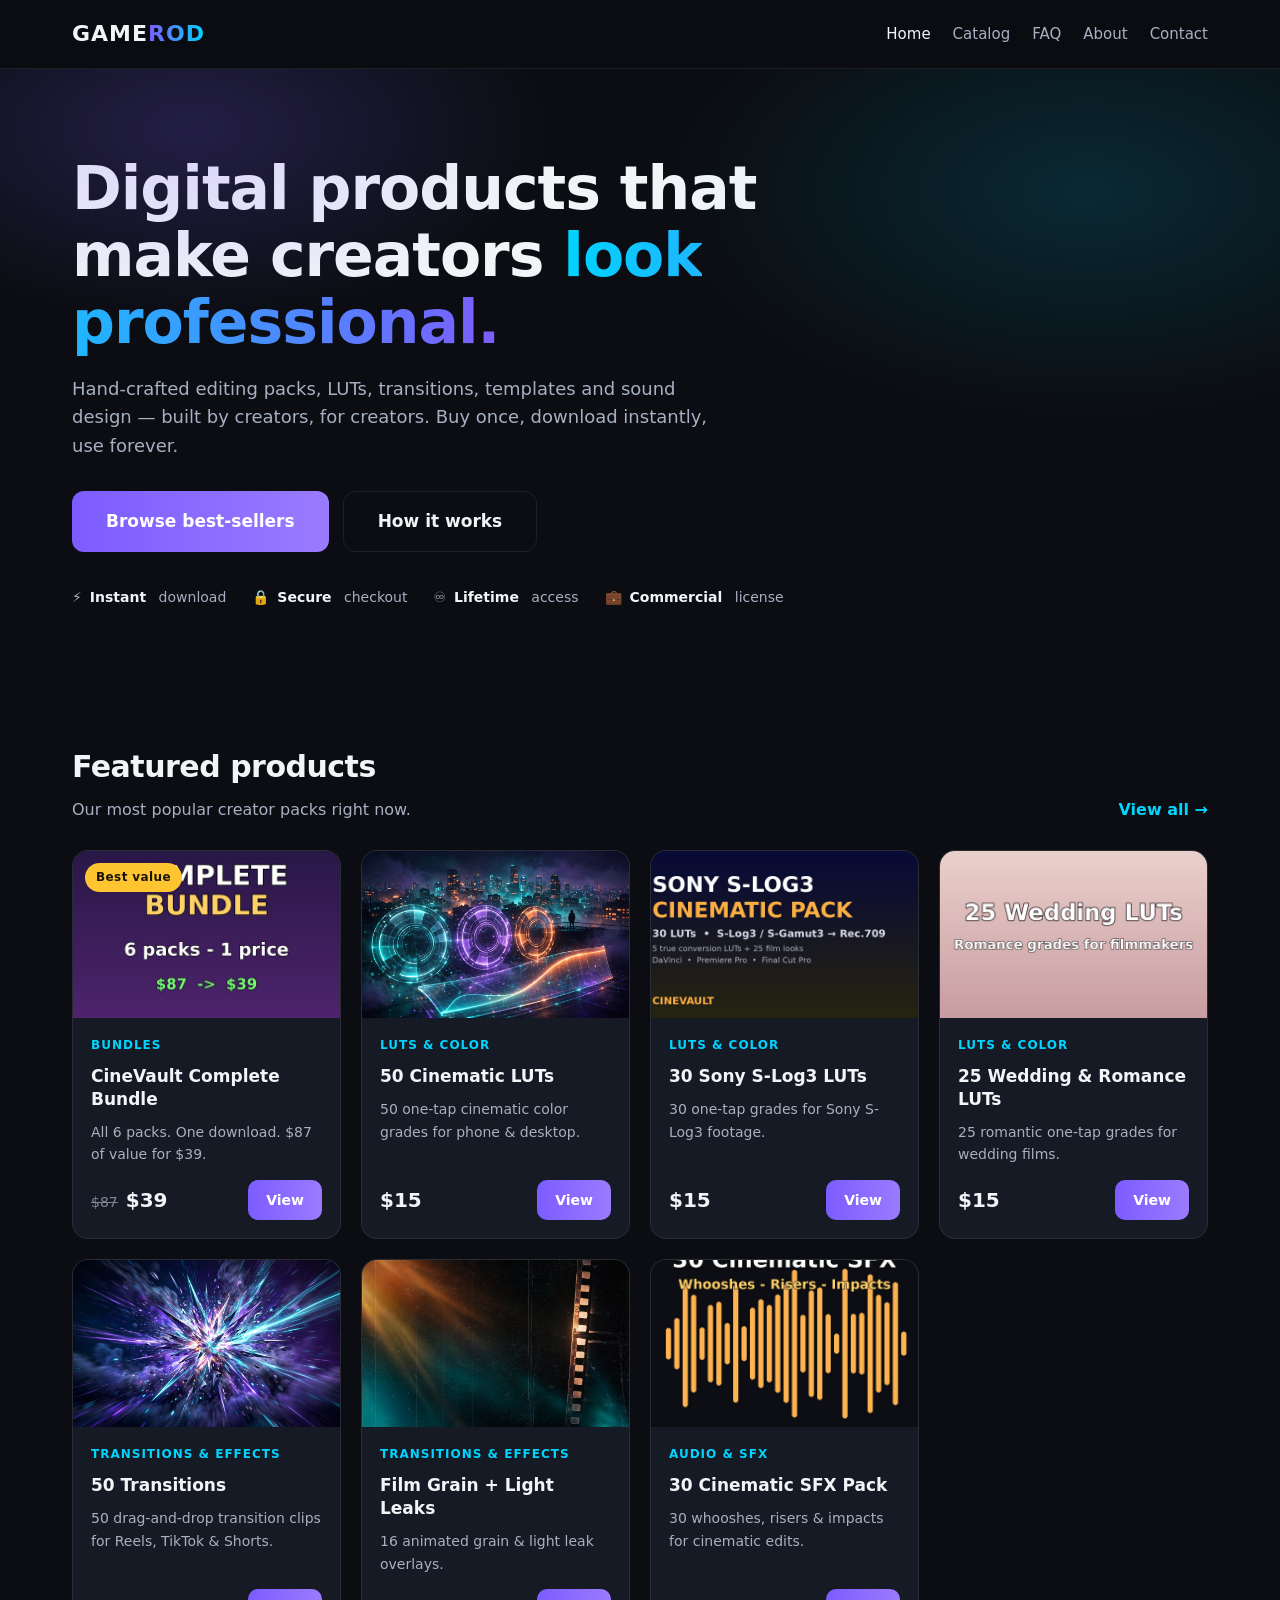
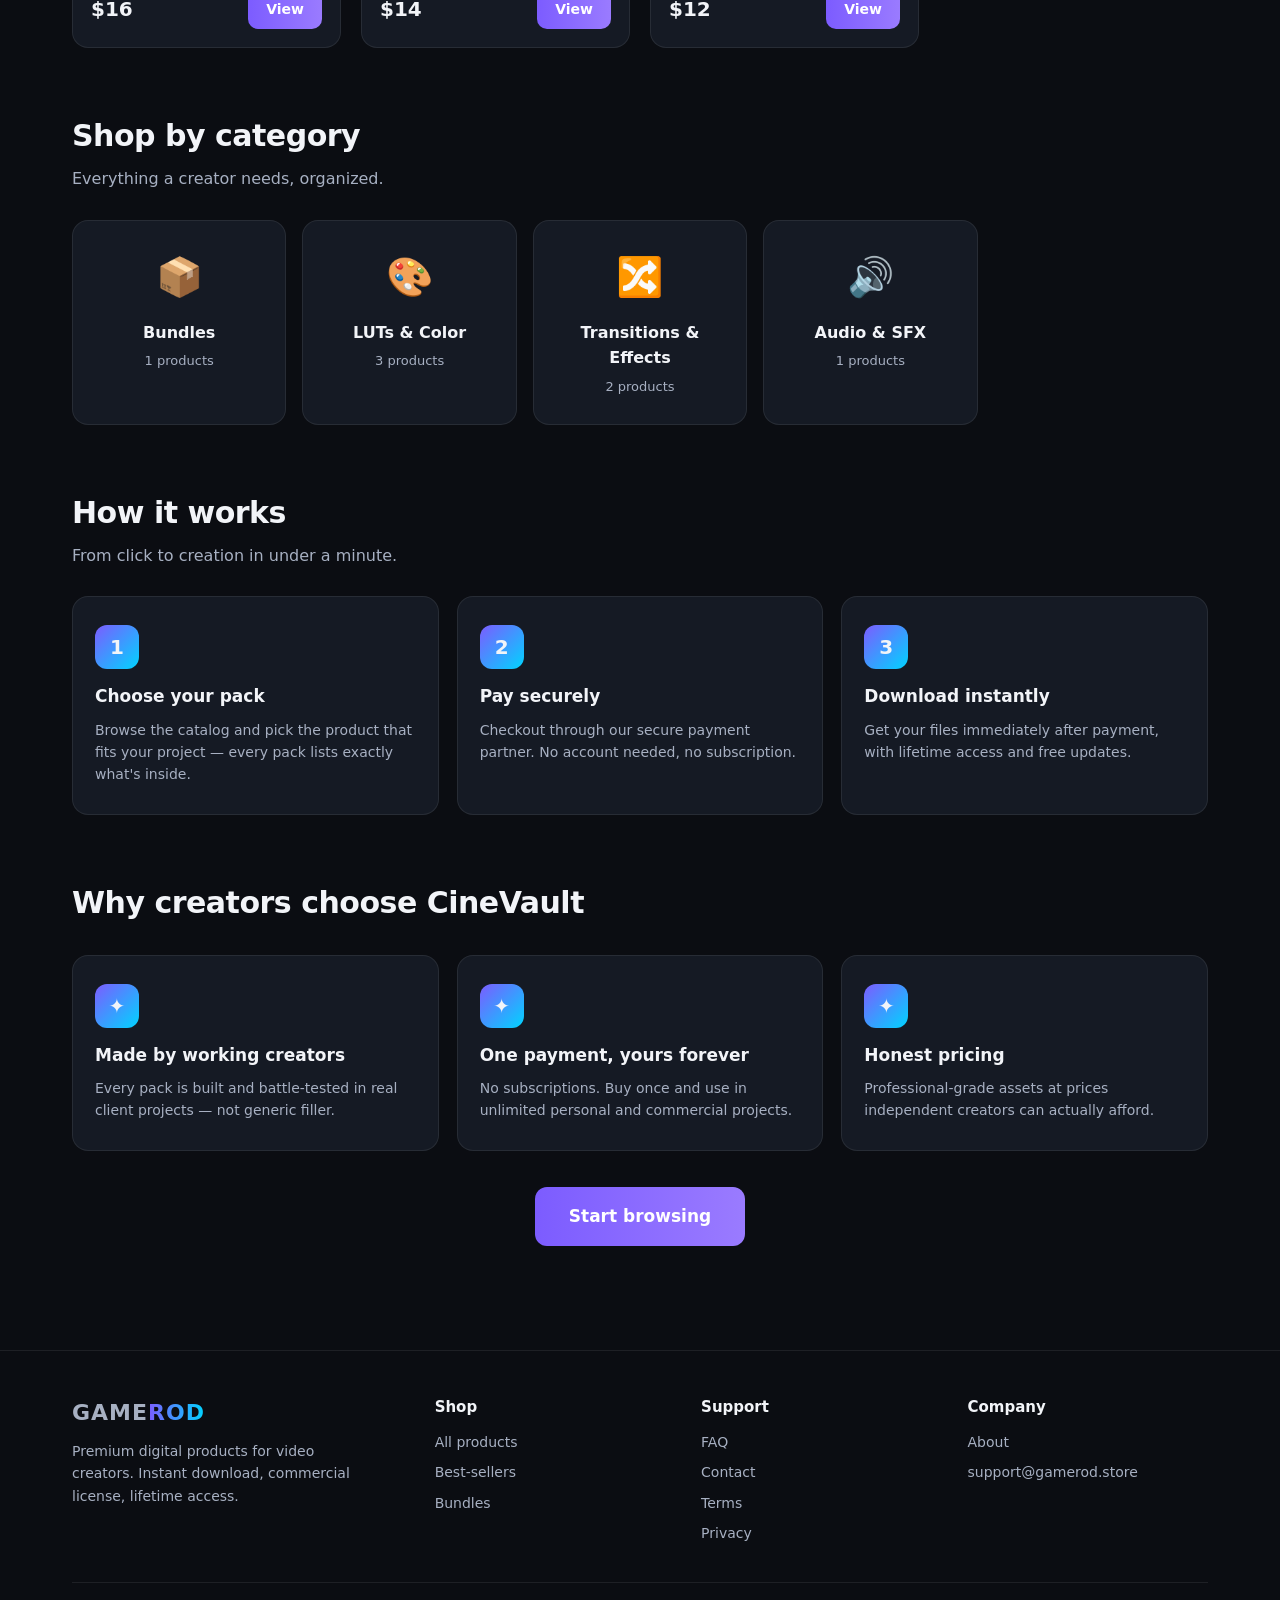
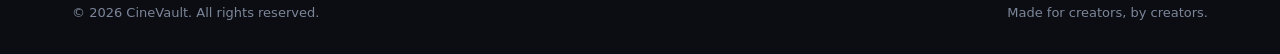
<file: index.html>
<!DOCTYPE html>
<html lang="en">
<head>
<meta charset="UTF-8">
<meta name="viewport" content="width=device-width, initial-scale=1.0">
<title>CineVault — Digital Products for Creators</title>
<meta name="description" content="CineVault: premium digital products for video creators — editing packs, LUTs, transitions, templates and more. Instant download.">
<script type="application/ld+json">
{
  "@context": "https://schema.org",
  "@graph": [
    {
      "@type": "Organization",
      "name": "CineVault",
      "alternateName": "Gamerod",
      "url": "https://bofrahi12.github.io/gamerod/",
      "description": "Digital products store for video creators: cinematic LUTs, transitions, overlays and sound effects. One-time purchase, instant download, lifetime access, commercial license.",
      "sameAs": ["https://thecinevault.gumroad.com"]
    },
    {
      "@type": "WebSite",
      "name": "CineVault — Digital Products for Creators",
      "url": "https://bofrahi12.github.io/gamerod/"
    },
    {
      "@type": "ItemList",
      "name": "CineVault product catalog",
      "itemListElement": [
        {"@type": "Product", "name": "CineVault Complete Bundle", "category": "Video editing bundle", "offers": {"@type": "Offer", "price": "39", "priceCurrency": "USD", "url": "https://bofrahi12.github.io/gamerod/catalog.html"}},
        {"@type": "Product", "name": "50 Cinematic LUTs", "category": "LUTs & Color", "offers": {"@type": "Offer", "price": "15", "priceCurrency": "USD", "url": "https://bofrahi12.github.io/gamerod/catalog.html"}},
        {"@type": "Product", "name": "30 Sony S-Log3 LUTs", "category": "LUTs & Color", "offers": {"@type": "Offer", "price": "15", "priceCurrency": "USD", "url": "https://bofrahi12.github.io/gamerod/catalog.html"}},
        {"@type": "Product", "name": "25 Wedding & Romance LUTs", "category": "LUTs & Color", "offers": {"@type": "Offer", "price": "15", "priceCurrency": "USD", "url": "https://bofrahi12.github.io/gamerod/catalog.html"}},
        {"@type": "Product", "name": "50 Transitions", "category": "Transitions & Effects", "offers": {"@type": "Offer", "price": "16", "priceCurrency": "USD", "url": "https://bofrahi12.github.io/gamerod/catalog.html"}},
        {"@type": "Product", "name": "Film Grain + Light Leaks", "category": "Transitions & Effects", "offers": {"@type": "Offer", "price": "14", "priceCurrency": "USD", "url": "https://bofrahi12.github.io/gamerod/catalog.html"}},
        {"@type": "Product", "name": "30 Cinematic SFX Pack", "category": "Audio & SFX", "offers": {"@type": "Offer", "price": "12", "priceCurrency": "USD", "url": "https://bofrahi12.github.io/gamerod/catalog.html"}}
      ]
    }
  ]
}
</script>
<link rel="stylesheet" href="css/style.css">
<link rel="icon" href="data:image/svg+xml,<svg xmlns='http://www.w3.org/2000/svg' viewBox='0 0 100 100'><text y='.9em' font-size='90'>⚡</text></svg>">
</head>
<body>
<header class="site"><div class="wrap nav">
  <a class="logo" href="index.html">GAME<span>ROD</span></a>
  <nav class="nav-links">
    <a href="index.html" class="active">Home</a>
    <a href="catalog.html">Catalog</a>
    <a href="faq.html">FAQ</a>
    <a href="about.html">About</a>
    <a href="contact.html">Contact</a>
  </nav>
</div></header>

<section class="hero"><div class="wrap">
  <h1>Digital products that make creators <span class="grad">look professional.</span></h1>
  <p class="sub">Hand-crafted editing packs, LUTs, transitions, templates and sound design — built by creators, for creators. Buy once, download instantly, use forever.</p>
  <div class="hero-cta">
    <a class="btn big" href="catalog.html">Browse best-sellers</a>
    <a class="btn big ghost" href="#how">How it works</a>
  </div>
  <div class="trust">
    <span>⚡ <b>Instant</b>&nbsp;download</span>
    <span>🔒 <b>Secure</b>&nbsp;checkout</span>
    <span>♾️ <b>Lifetime</b>&nbsp;access</span>
    <span>💼 <b>Commercial</b>&nbsp;license</span>
  </div>
</div></section>

<section class="block"><div class="wrap">
  <div class="sec-head">
    <div><h2>Featured products</h2><p>Our most popular creator packs right now.</p></div>
    <a class="link-more" href="catalog.html">View all →</a>
  </div>
  <div class="grid" id="featured"></div>
</div></section>

<section class="block" style="padding-top:0"><div class="wrap">
  <div class="sec-head"><div><h2>Shop by category</h2><p>Everything a creator needs, organized.</p></div></div>
  <div class="cats" id="home-cats"></div>
</div></section>

<section class="block" id="how" style="padding-top:0"><div class="wrap">
  <div class="sec-head"><div><h2>How it works</h2><p>From click to creation in under a minute.</p></div></div>
  <div class="steps">
    <div class="step"><div class="n">1</div><h3>Choose your pack</h3><p>Browse the catalog and pick the product that fits your project — every pack lists exactly what's inside.</p></div>
    <div class="step"><div class="n">2</div><h3>Pay securely</h3><p>Checkout through our secure payment partner. No account needed, no subscription.</p></div>
    <div class="step"><div class="n">3</div><h3>Download instantly</h3><p>Get your files immediately after payment, with lifetime access and free updates.</p></div>
  </div>
</div></section>

<section class="block" style="padding-top:0"><div class="wrap">
  <div class="sec-head"><div><h2>Why creators choose CineVault</h2></div></div>
  <div class="steps">
    <div class="step"><div class="n">✦</div><h3>Made by working creators</h3><p>Every pack is built and battle-tested in real client projects — not generic filler.</p></div>
    <div class="step"><div class="n">✦</div><h3>One payment, yours forever</h3><p>No subscriptions. Buy once and use in unlimited personal and commercial projects.</p></div>
    <div class="step"><div class="n">✦</div><h3>Honest pricing</h3><p>Professional-grade assets at prices independent creators can actually afford.</p></div>
  </div>
  <div style="text-align:center;margin-top:36px"><a class="btn big" href="catalog.html">Start browsing</a></div>
</div></section>

<footer class="site"><div class="wrap">
  <div class="foot">
    <div><a class="logo" href="index.html">GAME<span>ROD</span></a>
      <p style="margin-top:10px;max-width:280px">Premium digital products for video creators. Instant download, commercial license, lifetime access.</p></div>
    <div><h4>Shop</h4><a href="catalog.html">All products</a><a href="catalog.html">Best-sellers</a><a href="catalog.html">Bundles</a></div>
    <div><h4>Support</h4><a href="faq.html">FAQ</a><a href="contact.html">Contact</a><a href="terms.html">Terms</a><a href="privacy.html">Privacy</a></div>
    <div><h4>Company</h4><a href="about.html">About</a><a href="contact.html">support@gamerod.store</a></div>
  </div>
  <div class="copy"><span>© <span id="year"></span> CineVault. All rights reserved.</span><span>Made for creators, by creators.</span></div>
</div></footer>

<script src="js/config.js"></script>
<script src="js/app.js"></script>
<script>
document.addEventListener("DOMContentLoaded", async () => {
  const list = await loadProducts();
  const cats = [...new Set(list.map(p => p.category))].slice(0, 4);
  const icons = { "Transitions & Effects": "🔀", "LUTs & Color": "🎨", "Templates & Captions": "📐", "Audio & SFX": "🔊", "Bundles": "📦" };
  document.getElementById("home-cats").innerHTML = cats.map(c =>
    `<a class="cat" href="catalog.html"><div class="ic">${icons[c] || "✦"}</div><h3>${c}</h3><p>${list.filter(p => p.category === c).length} products</p></a>`).join("");
});
</script>
</body>
</html>
</file>
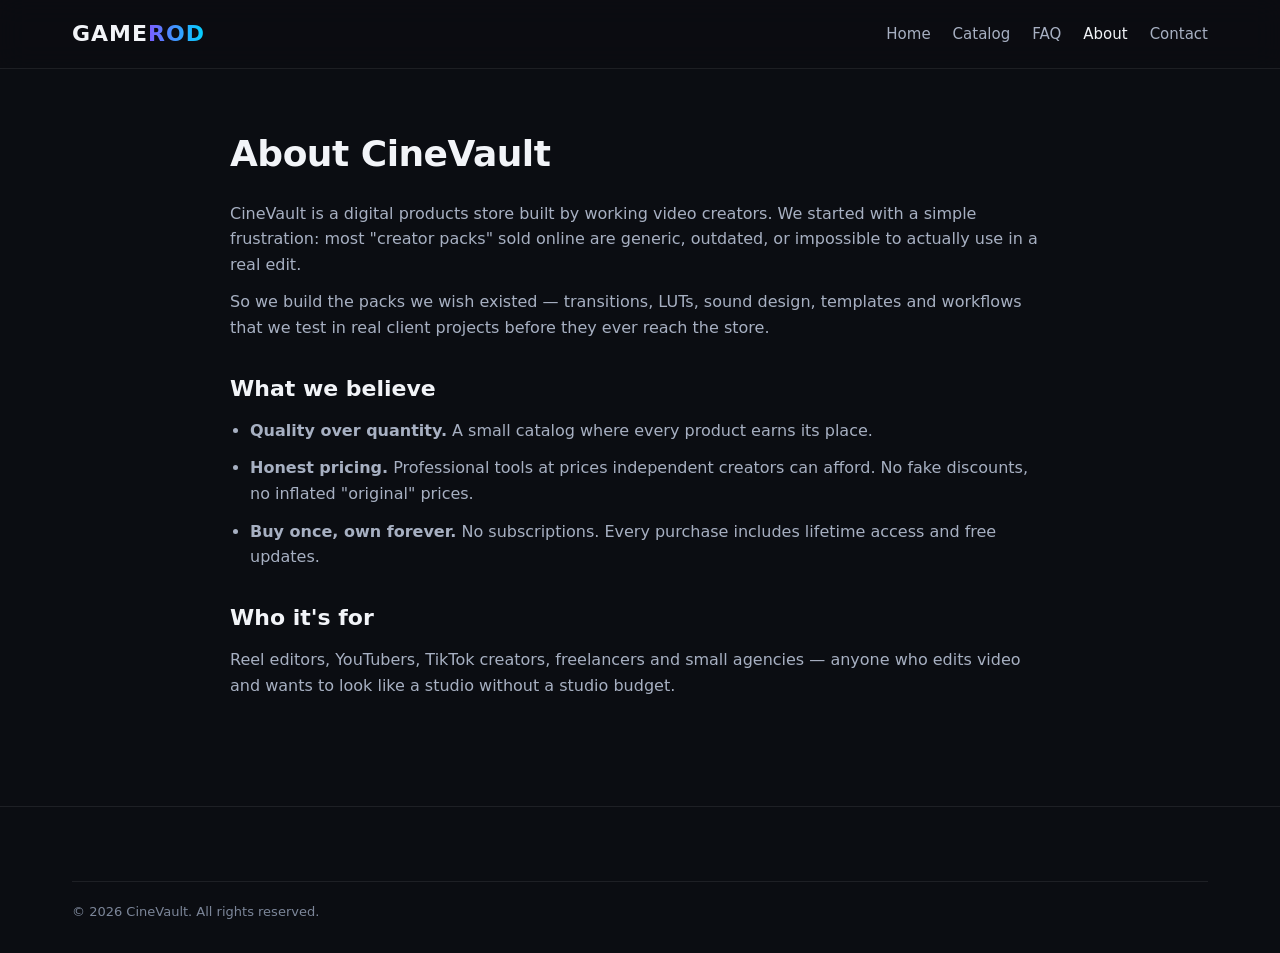
<file: about.html>
<!DOCTYPE html><html lang="en"><head><meta charset="UTF-8"><meta name="viewport" content="width=device-width, initial-scale=1.0"><title>About — CineVault</title><link rel="stylesheet" href="css/style.css"></head>
<body><header class="site"><div class="wrap nav"><a class="logo" href="index.html">GAME<span>ROD</span></a><nav class="nav-links"><a href="index.html">Home</a><a href="catalog.html">Catalog</a><a href="faq.html">FAQ</a><a href="about.html" class="active">About</a><a href="contact.html">Contact</a></nav></div></header>
<div class="wrap page"><h1>About CineVault</h1>
<p>CineVault is a digital products store built by working video creators. We started with a simple frustration: most "creator packs" sold online are generic, outdated, or impossible to actually use in a real edit.</p>
<p>So we build the packs we wish existed — transitions, LUTs, sound design, templates and workflows that we test in real client projects before they ever reach the store.</p>
<h2>What we believe</h2><ul><li><b>Quality over quantity.</b> A small catalog where every product earns its place.</li><li><b>Honest pricing.</b> Professional tools at prices independent creators can afford. No fake discounts, no inflated "original" prices.</li><li><b>Buy once, own forever.</b> No subscriptions. Every purchase includes lifetime access and free updates.</li></ul>
<h2>Who it's for</h2><p>Reel editors, YouTubers, TikTok creators, freelancers and small agencies — anyone who edits video and wants to look like a studio without a studio budget.</p></div>
<footer class="site"><div class="wrap"><div class="copy"><span>© <span id="year"></span> CineVault. All rights reserved.</span></div></div></footer>
<script src="js/config.js"></script><script src="js/app.js"></script></body></html>
</file>
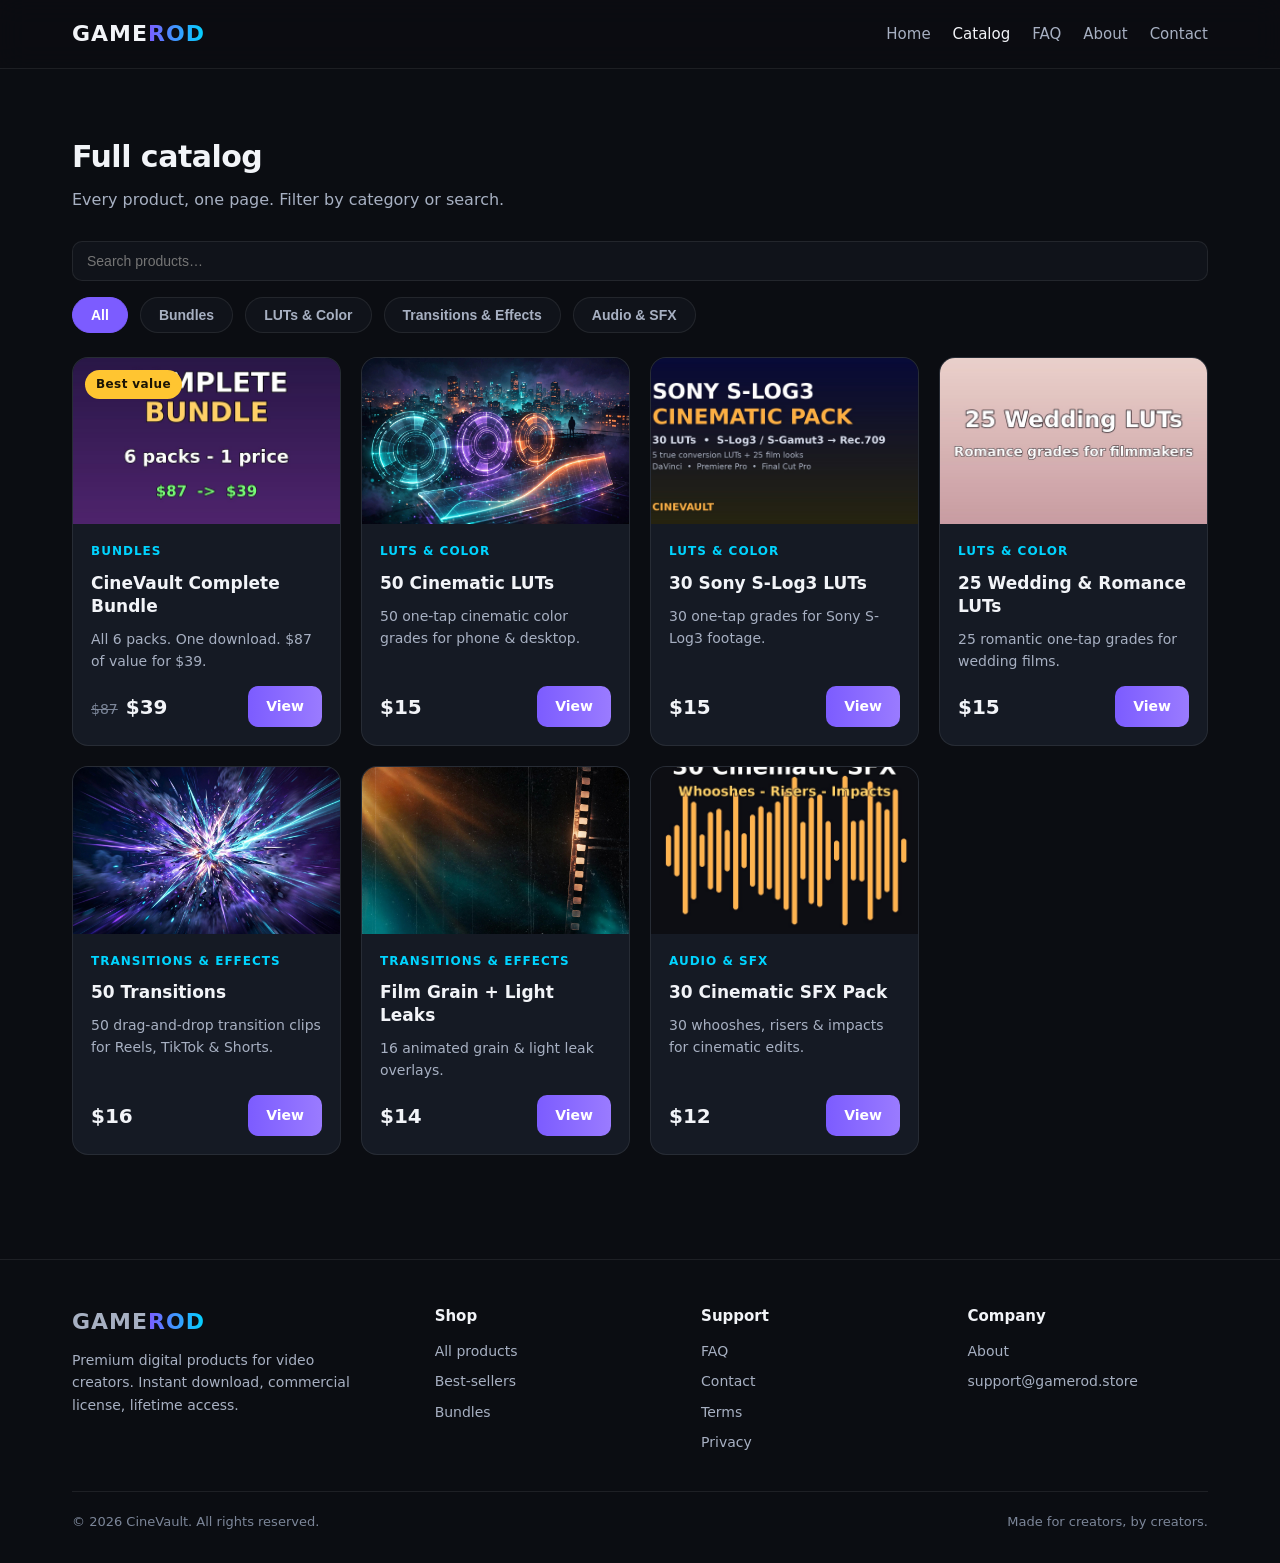
<file: catalog.html>
<!DOCTYPE html>
<html lang="en">
<head>
<meta charset="UTF-8">
<meta name="viewport" content="width=device-width, initial-scale=1.0">
<title>Catalog — CineVault</title>
<meta name="description" content="Browse all CineVault digital products: editing packs, LUTs, transitions, templates.">
<link rel="stylesheet" href="css/style.css">
<link rel="icon" href="data:image/svg+xml,<svg xmlns='http://www.w3.org/2000/svg' viewBox='0 0 100 100'><text y='.9em' font-size='90'>⚡</text></svg>">
</head>
<body>
<header class="site"><div class="wrap nav">
  <a class="logo" href="index.html">GAME<span>ROD</span></a>
  <nav class="nav-links">
    <a href="index.html">Home</a>
    <a href="catalog.html" class="active">Catalog</a>
    <a href="faq.html">FAQ</a>
    <a href="about.html">About</a>
    <a href="contact.html">Contact</a>
  </nav>
</div></header>

<section class="block"><div class="wrap">
  <div class="sec-head"><div><h2>Full catalog</h2><p>Every product, one page. Filter by category or search.</p></div></div>
  <div class="toolbar">
    <input id="q" type="search" placeholder="Search products…">
  </div>
  <div class="toolbar" id="cat-pills" style="margin-top:-8px"></div>
  <div class="grid" id="catalog-grid"></div>
</div></section>

<footer class="site"><div class="wrap">
  <div class="foot">
    <div><a class="logo" href="index.html">GAME<span>ROD</span></a>
      <p style="margin-top:10px;max-width:280px">Premium digital products for video creators. Instant download, commercial license, lifetime access.</p></div>
    <div><h4>Shop</h4><a href="catalog.html">All products</a><a href="catalog.html">Best-sellers</a><a href="catalog.html">Bundles</a></div>
    <div><h4>Support</h4><a href="faq.html">FAQ</a><a href="contact.html">Contact</a><a href="terms.html">Terms</a><a href="privacy.html">Privacy</a></div>
    <div><h4>Company</h4><a href="about.html">About</a><a href="contact.html">support@gamerod.store</a></div>
  </div>
  <div class="copy"><span>© <span id="year"></span> CineVault. All rights reserved.</span><span>Made for creators, by creators.</span></div>
</div></footer>

<script src="js/config.js"></script>
<script src="js/app.js"></script>
</body>
</html>
</file>
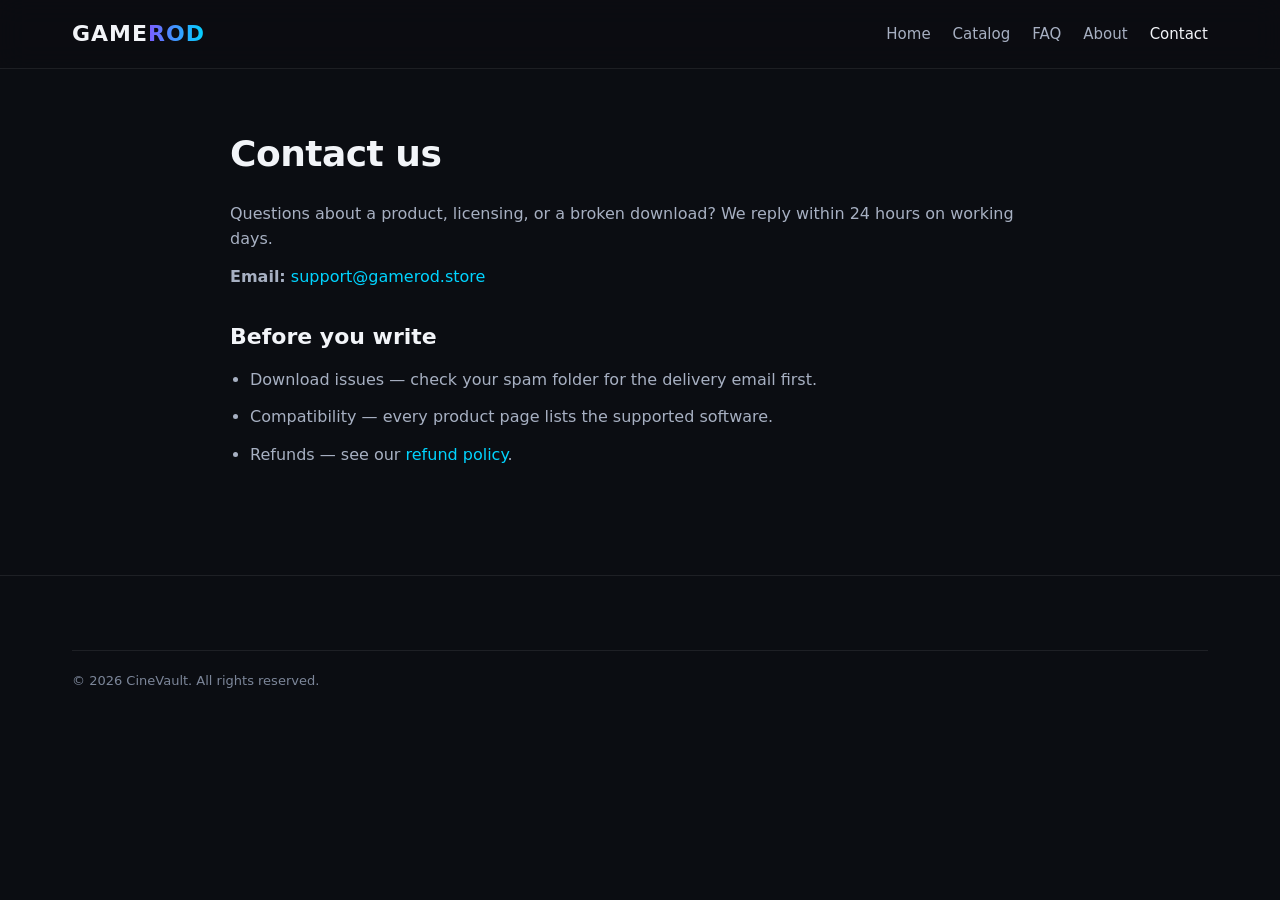
<file: contact.html>
<!DOCTYPE html><html lang="en"><head><meta charset="UTF-8"><meta name="viewport" content="width=device-width, initial-scale=1.0"><title>Contact — CineVault</title><link rel="stylesheet" href="css/style.css"></head>
<body><header class="site"><div class="wrap nav"><a class="logo" href="index.html">GAME<span>ROD</span></a><nav class="nav-links"><a href="index.html">Home</a><a href="catalog.html">Catalog</a><a href="faq.html">FAQ</a><a href="about.html">About</a><a href="contact.html" class="active">Contact</a></nav></div></header>
<div class="wrap page"><h1>Contact us</h1>
<p>Questions about a product, licensing, or a broken download? We reply within 24 hours on working days.</p>
<p><b>Email:</b> <a href="mailto:support@gamerod.store" style="color:var(--acc2)">support@gamerod.store</a></p>
<h2>Before you write</h2><ul><li>Download issues — check your spam folder for the delivery email first.</li><li>Compatibility — every product page lists the supported software.</li><li>Refunds — see our <a href="faq.html" style="color:var(--acc2)">refund policy</a>.</li></ul></div>
<footer class="site"><div class="wrap"><div class="copy"><span>© <span id="year"></span> CineVault. All rights reserved.</span></div></div></footer>
<script src="js/config.js"></script><script src="js/app.js"></script></body></html>
</file>
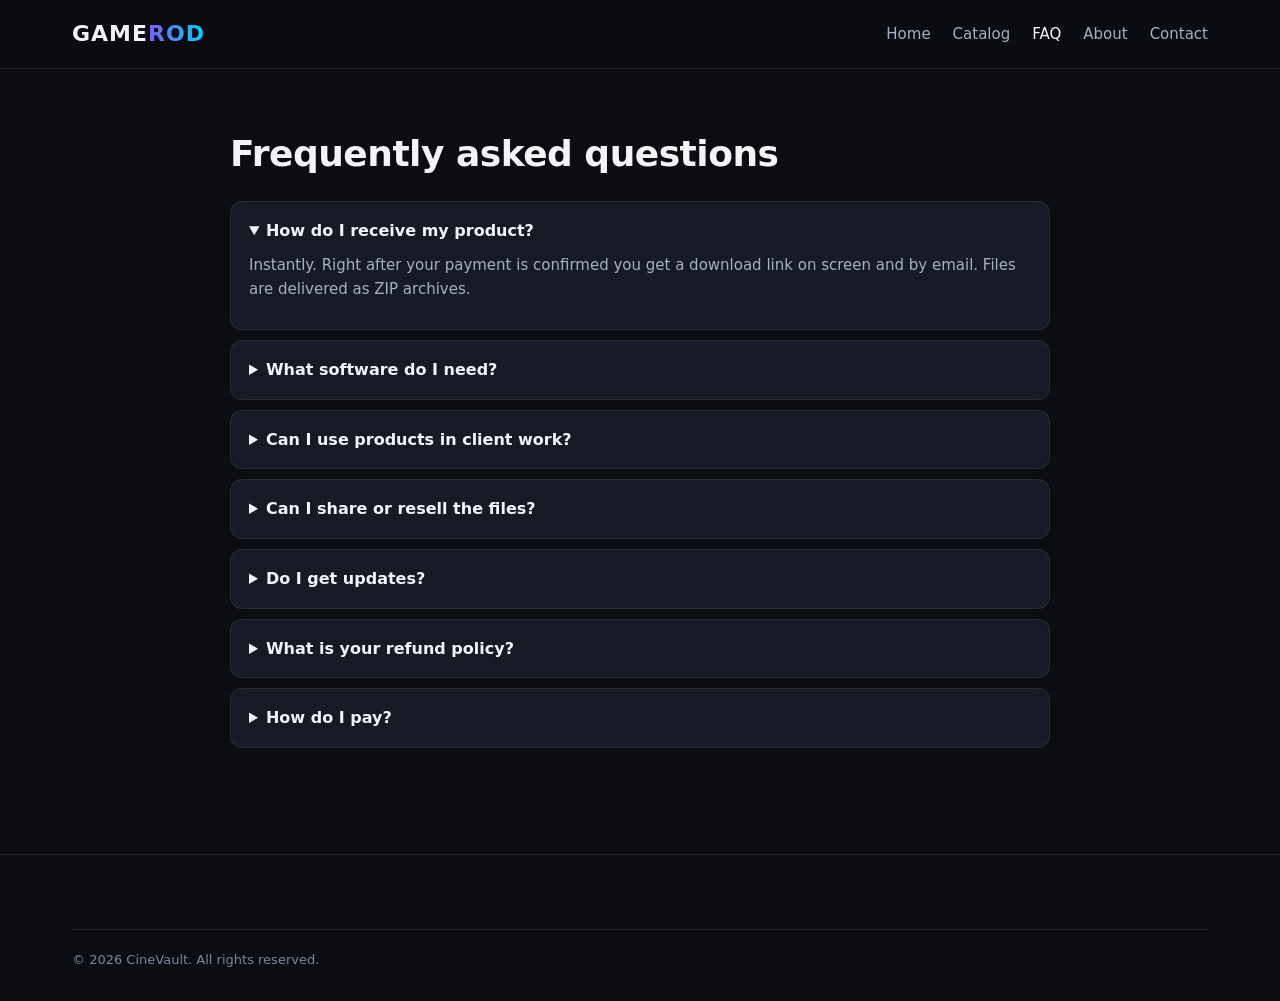
<file: faq.html>
<!DOCTYPE html><html lang="en"><head><meta charset="UTF-8"><meta name="viewport" content="width=device-width, initial-scale=1.0"><title>FAQ — CineVault</title><link rel="stylesheet" href="css/style.css"></head>
<body><header class="site"><div class="wrap nav"><a class="logo" href="index.html">GAME<span>ROD</span></a><nav class="nav-links"><a href="index.html">Home</a><a href="catalog.html">Catalog</a><a href="faq.html" class="active">FAQ</a><a href="about.html">About</a><a href="contact.html">Contact</a></nav></div></header>
<div class="wrap page"><h1>Frequently asked questions</h1><div class="faq">
<details open><summary>How do I receive my product?</summary><p>Instantly. Right after your payment is confirmed you get a download link on screen and by email. Files are delivered as ZIP archives.</p></details>
<details><summary>What software do I need?</summary><p>Each product page lists compatibility (e.g. Premiere Pro, After Effects, CapCut, DaVinci Resolve). LUTs (.cube) work in virtually any editor.</p></details>
<details><summary>Can I use products in client work?</summary><p>Yes. Every purchase includes a commercial license: use the assets in unlimited personal and client projects, including monetized content.</p></details>
<details><summary>Can I share or resell the files?</summary><p>No. The license covers use in your own projects, not redistribution or resale of the files themselves.</p></details>
<details><summary>Do I get updates?</summary><p>Yes — lifetime access includes all future updates of the product you bought, free.</p></details>
<details><summary>What is your refund policy?</summary><p>Because these are instantly downloadable digital files, all sales are final. If a file is corrupted or not as described, contact us within 14 days and we'll fix it or refund you.</p></details>
<details><summary>How do I pay?</summary><p>Checkout is handled by our secure payment partner (cards and major payment methods accepted). We never see or store your card details.</p></details>
</div></div>
<footer class="site"><div class="wrap"><div class="copy"><span>© <span id="year"></span> CineVault. All rights reserved.</span></div></div></footer>
<script src="js/config.js"></script><script src="js/app.js"></script></body></html>
</file>
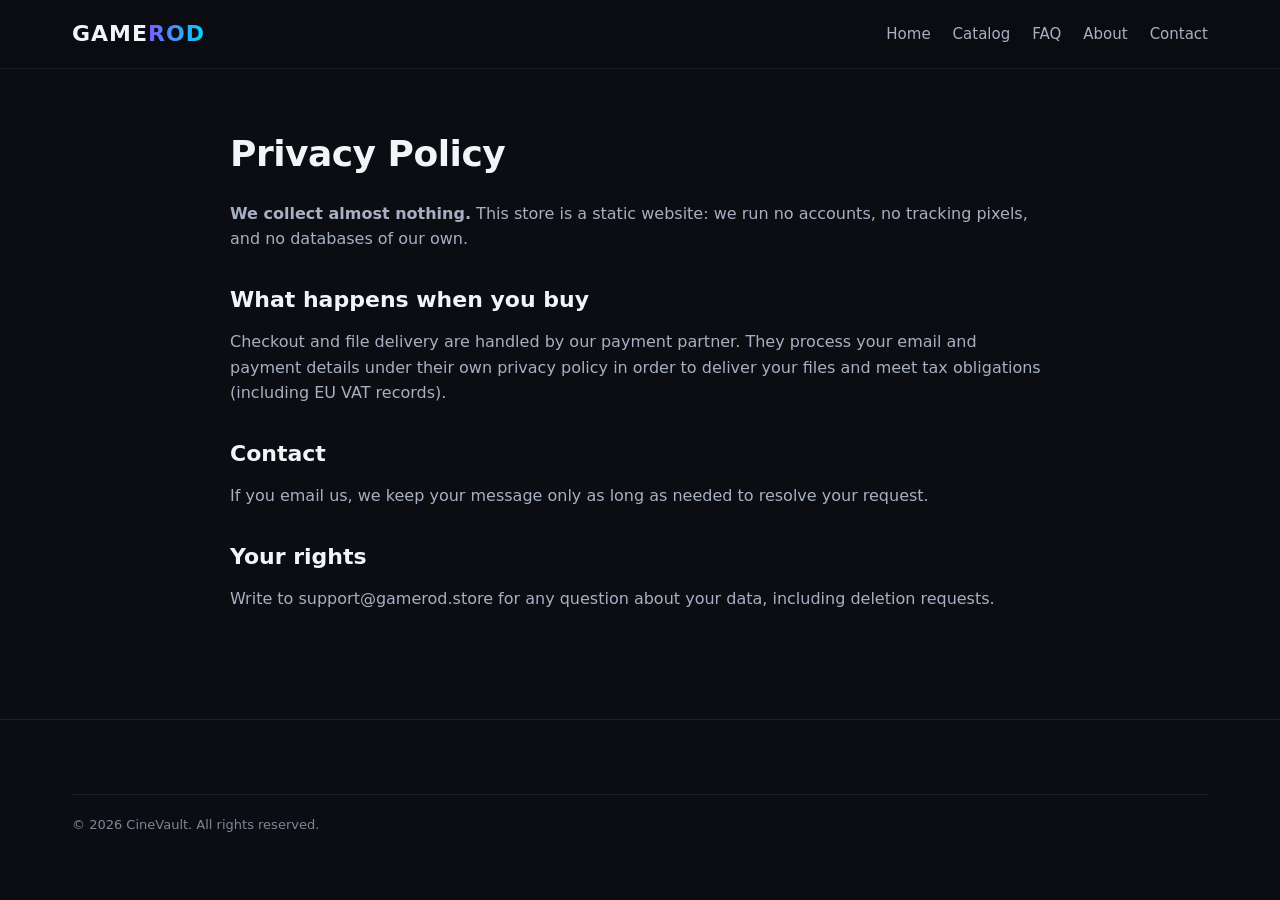
<file: privacy.html>
<!DOCTYPE html><html lang="en"><head><meta charset="UTF-8"><meta name="viewport" content="width=device-width, initial-scale=1.0"><title>Privacy — CineVault</title><link rel="stylesheet" href="css/style.css"></head>
<body><header class="site"><div class="wrap nav"><a class="logo" href="index.html">GAME<span>ROD</span></a><nav class="nav-links"><a href="index.html">Home</a><a href="catalog.html">Catalog</a><a href="faq.html">FAQ</a><a href="about.html">About</a><a href="contact.html">Contact</a></nav></div></header>
<div class="wrap page"><h1>Privacy Policy</h1>
<p><b>We collect almost nothing.</b> This store is a static website: we run no accounts, no tracking pixels, and no databases of our own.</p>
<h2>What happens when you buy</h2><p>Checkout and file delivery are handled by our payment partner. They process your email and payment details under their own privacy policy in order to deliver your files and meet tax obligations (including EU VAT records).</p>
<h2>Contact</h2><p>If you email us, we keep your message only as long as needed to resolve your request.</p>
<h2>Your rights</h2><p>Write to support@gamerod.store for any question about your data, including deletion requests.</p></div>
<footer class="site"><div class="wrap"><div class="copy"><span>© <span id="year"></span> CineVault. All rights reserved.</span></div></div></footer>
<script src="js/config.js"></script><script src="js/app.js"></script></body></html>
</file>
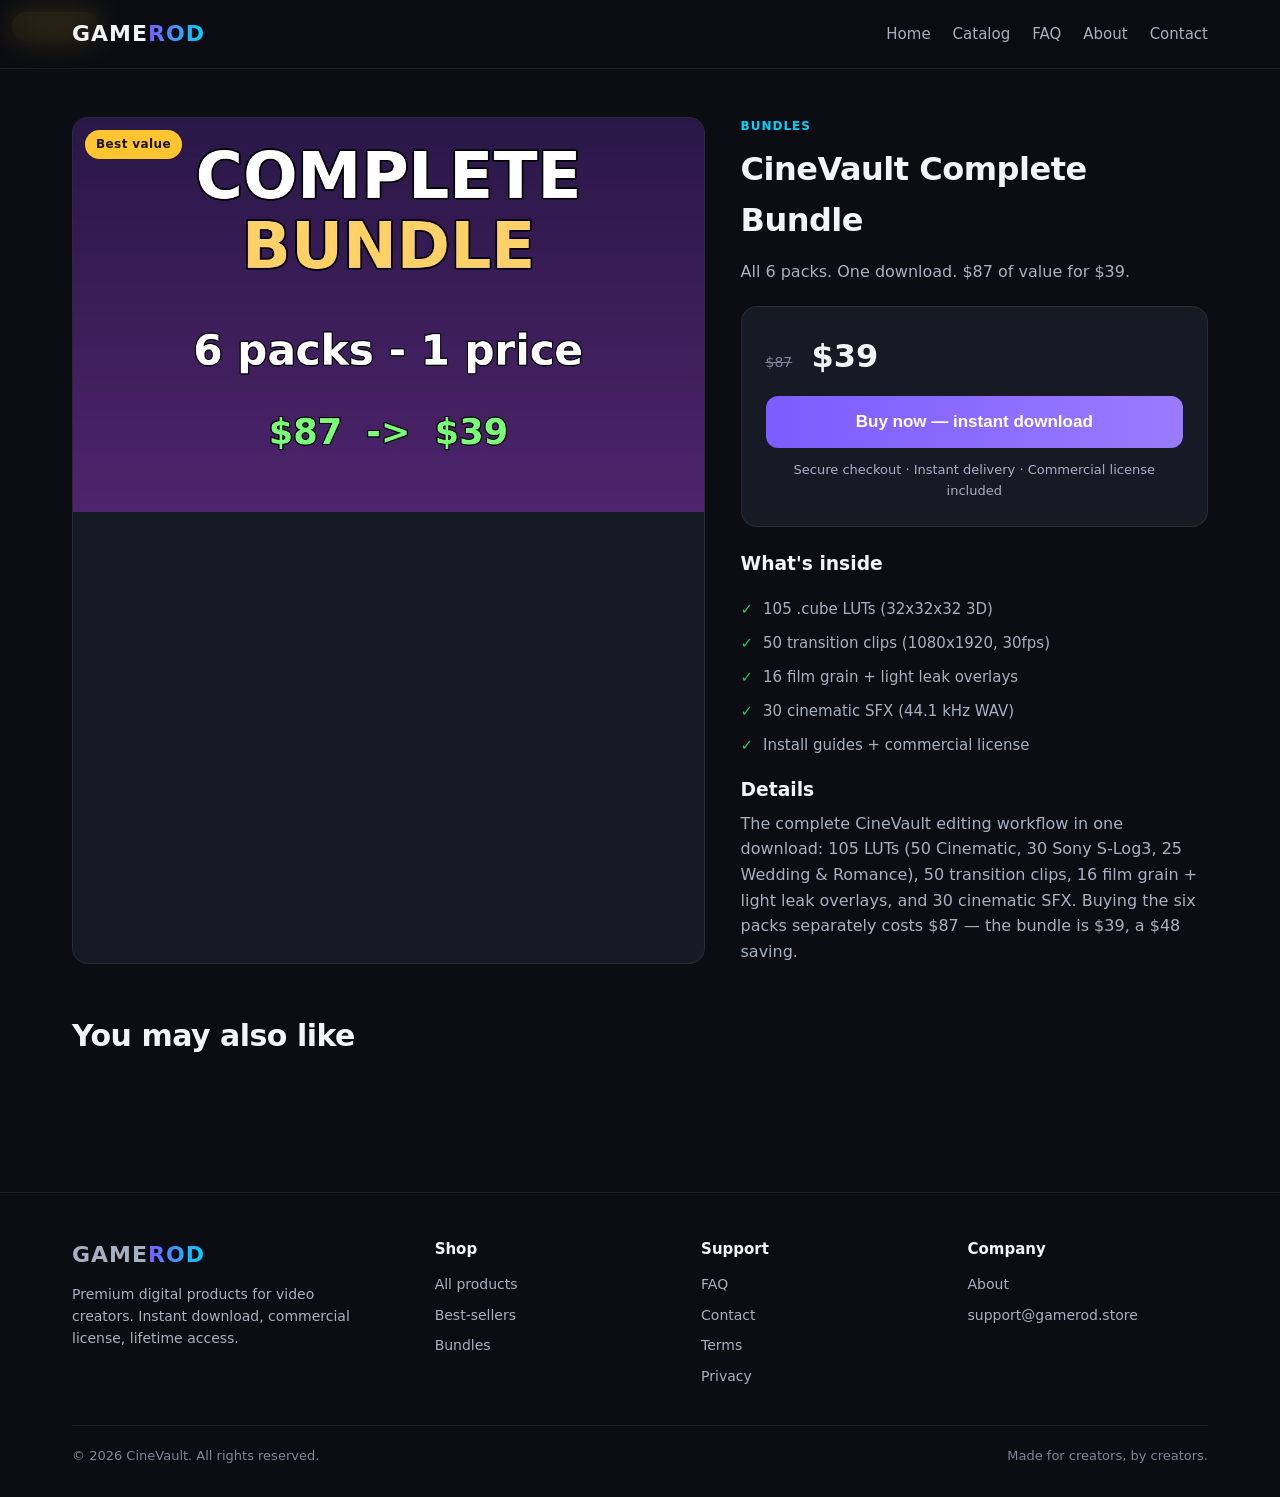
<file: product.html>
<!DOCTYPE html>
<html lang="en">
<head>
<meta charset="UTF-8">
<meta name="viewport" content="width=device-width, initial-scale=1.0">
<title>Product — CineVault</title>
<link rel="stylesheet" href="css/style.css">
<link rel="icon" href="data:image/svg+xml,<svg xmlns='http://www.w3.org/2000/svg' viewBox='0 0 100 100'><text y='.9em' font-size='90'>⚡</text></svg>">
</head>
<body>
<header class="site"><div class="wrap nav">
  <a class="logo" href="index.html">GAME<span>ROD</span></a>
  <nav class="nav-links">
    <a href="index.html">Home</a>
    <a href="catalog.html">Catalog</a>
    <a href="faq.html">FAQ</a>
    <a href="about.html">About</a>
    <a href="contact.html">Contact</a>
  </nav>
</div></header>

<div class="wrap"><div class="pd" id="pd"></div></div>

<section class="block" style="padding-top:0"><div class="wrap">
  <div class="sec-head"><div><h2>You may also like</h2></div></div>
  <div class="grid" id="related"></div>
</div></section>

<footer class="site"><div class="wrap">
  <div class="foot">
    <div><a class="logo" href="index.html">GAME<span>ROD</span></a>
      <p style="margin-top:10px;max-width:280px">Premium digital products for video creators. Instant download, commercial license, lifetime access.</p></div>
    <div><h4>Shop</h4><a href="catalog.html">All products</a><a href="catalog.html">Best-sellers</a><a href="catalog.html">Bundles</a></div>
    <div><h4>Support</h4><a href="faq.html">FAQ</a><a href="contact.html">Contact</a><a href="terms.html">Terms</a><a href="privacy.html">Privacy</a></div>
    <div><h4>Company</h4><a href="about.html">About</a><a href="contact.html">support@gamerod.store</a></div>
  </div>
  <div class="copy"><span>© <span id="year"></span> CineVault. All rights reserved.</span><span>Made for creators, by creators.</span></div>
</div></footer>

<div class="modal-bg" id="soon-modal"><div class="modal">
  <h3>Checkout opening soon</h3>
  <p>Secure checkout for this product is being connected. Leave us a message and we'll notify you the moment it's live.</p>
  <a class="btn" href="contact.html" style="margin-right:8px">Contact us</a>
  <button class="btn ghost" onclick="closeModal()">Close</button>
</div></div>

<script src="js/config.js"></script>
<script src="js/app.js"></script>
</body>
</html>
</file>
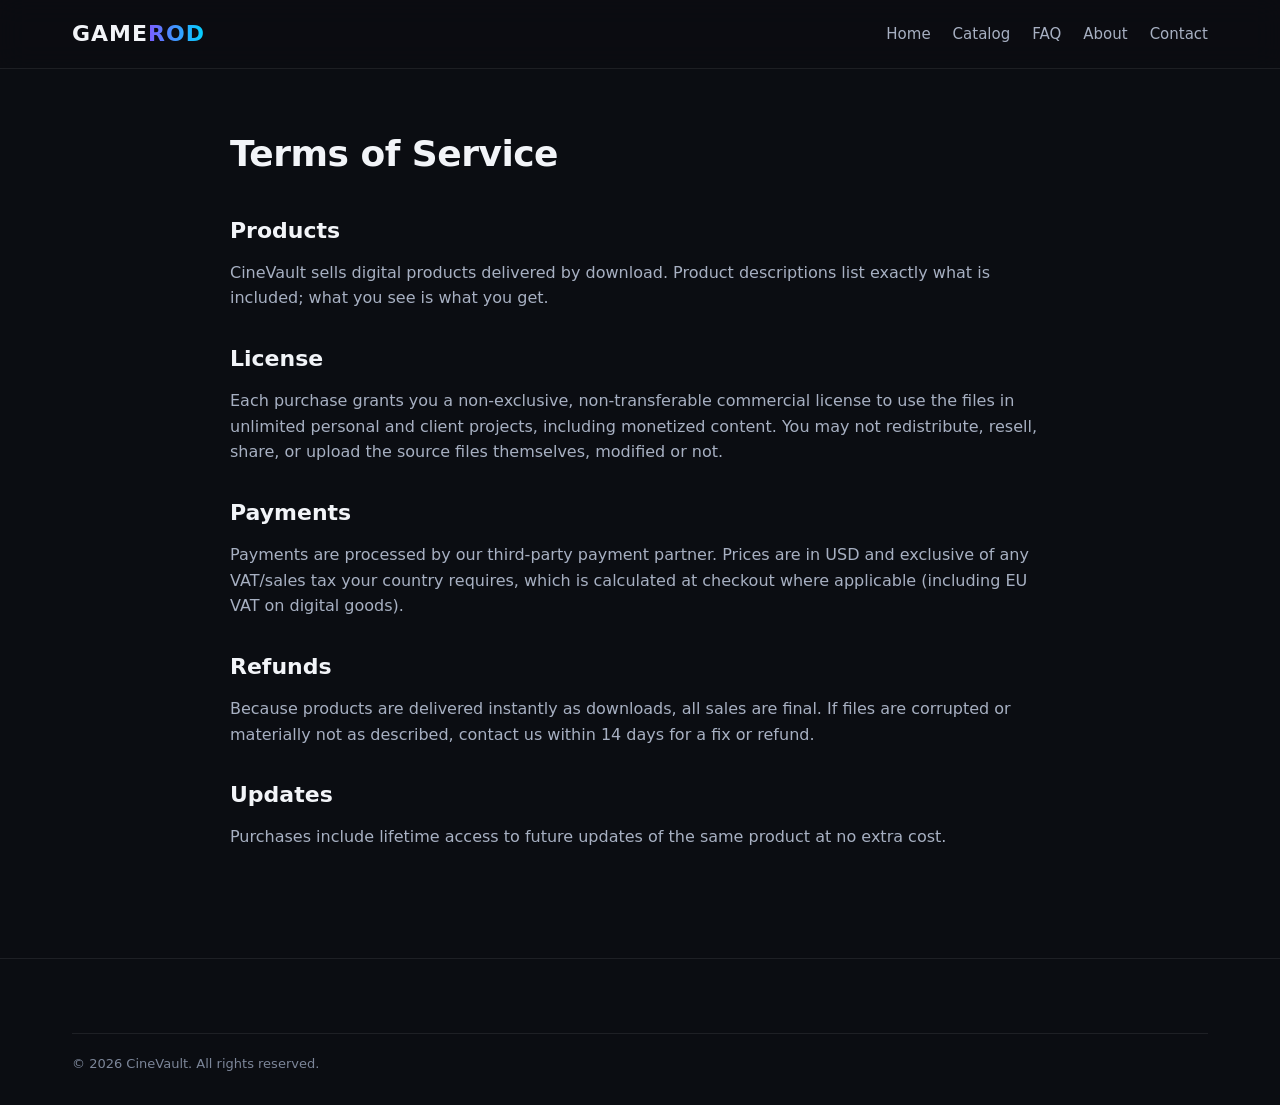
<file: terms.html>
<!DOCTYPE html><html lang="en"><head><meta charset="UTF-8"><meta name="viewport" content="width=device-width, initial-scale=1.0"><title>Terms — CineVault</title><link rel="stylesheet" href="css/style.css"></head>
<body><header class="site"><div class="wrap nav"><a class="logo" href="index.html">GAME<span>ROD</span></a><nav class="nav-links"><a href="index.html">Home</a><a href="catalog.html">Catalog</a><a href="faq.html">FAQ</a><a href="about.html">About</a><a href="contact.html">Contact</a></nav></div></header>
<div class="wrap page"><h1>Terms of Service</h1>
<h2>Products</h2><p>CineVault sells digital products delivered by download. Product descriptions list exactly what is included; what you see is what you get.</p>
<h2>License</h2><p>Each purchase grants you a non-exclusive, non-transferable commercial license to use the files in unlimited personal and client projects, including monetized content. You may not redistribute, resell, share, or upload the source files themselves, modified or not.</p>
<h2>Payments</h2><p>Payments are processed by our third-party payment partner. Prices are in USD and exclusive of any VAT/sales tax your country requires, which is calculated at checkout where applicable (including EU VAT on digital goods).</p>
<h2>Refunds</h2><p>Because products are delivered instantly as downloads, all sales are final. If files are corrupted or materially not as described, contact us within 14 days for a fix or refund.</p>
<h2>Updates</h2><p>Purchases include lifetime access to future updates of the same product at no extra cost.</p></div>
<footer class="site"><div class="wrap"><div class="copy"><span>© <span id="year"></span> CineVault. All rights reserved.</span></div></div></footer>
<script src="js/config.js"></script><script src="js/app.js"></script></body></html>
</file>
<file: css/style.css>
/* GAMEROD — Digital products store */
:root{
  --bg:#0b0d12; --bg2:#10131a; --card:#151a24; --card2:#1a2130;
  --line:rgba(255,255,255,.08);
  --txt:#f2f4f8; --muted:#a7b0c2; --muted2:#7c8699;
  --acc:#7c5cff; --acc2:#00d4ff; --gold:#ffc531; --green:#22c55e;
  --r:16px; --max:1180px;
  --font:'Inter',system-ui,-apple-system,'Segoe UI',Roboto,Arial,sans-serif;
}
*{box-sizing:border-box;margin:0;padding:0}
html{scroll-behavior:smooth}
body{background:var(--bg);color:var(--txt);font-family:var(--font);line-height:1.6;-webkit-font-smoothing:antialiased}
a{color:inherit;text-decoration:none}
img{max-width:100%;display:block}
.wrap{max-width:var(--max);margin:0 auto;padding:0 22px}

/* Header */
header.site{position:sticky;top:0;z-index:50;background:rgba(11,13,18,.82);backdrop-filter:blur(14px);border-bottom:1px solid var(--line)}
.nav{display:flex;align-items:center;gap:28px;height:68px}
.logo{font-weight:800;font-size:22px;letter-spacing:1px}
.logo span{background:linear-gradient(90deg,var(--acc),var(--acc2));-webkit-background-clip:text;background-clip:text;color:transparent}
.nav-links{display:flex;gap:22px;margin-left:auto}
.nav-links a{color:var(--muted);font-size:15px;font-weight:500}
.nav-links a:hover,.nav-links a.active{color:var(--txt)}
.btn{display:inline-flex;align-items:center;justify-content:center;gap:8px;background:linear-gradient(90deg,var(--acc),#9a7bff);color:#fff;border:0;border-radius:12px;padding:13px 26px;font-weight:700;font-size:15px;cursor:pointer;transition:transform .15s,box-shadow .15s}
.btn:hover{transform:translateY(-2px);box-shadow:0 12px 30px rgba(124,92,255,.35)}
.btn.ghost{background:transparent;border:1px solid var(--line);color:var(--txt)}
.btn.ghost:hover{border-color:var(--acc);box-shadow:none}
.btn.big{padding:16px 34px;font-size:17px}
.btn.small{padding:9px 18px;font-size:14px;border-radius:10px}

/* Hero */
.hero{position:relative;overflow:hidden;padding:86px 0 70px}
.hero::before{content:"";position:absolute;inset:0;background:
  radial-gradient(600px 320px at 15% 10%,rgba(124,92,255,.22),transparent 60%),
  radial-gradient(700px 380px at 85% 20%,rgba(0,212,255,.14),transparent 60%);pointer-events:none}
.hero h1{font-size:clamp(34px,5.4vw,60px);line-height:1.12;font-weight:800;letter-spacing:-1px;max-width:760px}
.hero h1 .grad{background:linear-gradient(90deg,var(--acc2),var(--acc));-webkit-background-clip:text;background-clip:text;color:transparent}
.hero p.sub{color:var(--muted);font-size:18px;max-width:640px;margin:18px 0 30px}
.hero-cta{display:flex;gap:14px;flex-wrap:wrap}
.trust{display:flex;gap:26px;flex-wrap:wrap;margin-top:34px;color:var(--muted);font-size:14px}
.trust b{color:var(--txt)}
.trust span{display:flex;align-items:center;gap:8px}

/* Sections */
section.block{padding:64px 0}
.sec-head{display:flex;align-items:end;justify-content:space-between;gap:16px;margin-bottom:28px}
.sec-head h2{font-size:30px;font-weight:800;letter-spacing:-.5px}
.sec-head p{color:var(--muted);margin-top:6px}
.link-more{color:var(--acc2);font-weight:600;white-space:nowrap}

/* Product grid */
.grid{display:grid;grid-template-columns:repeat(auto-fill,minmax(258px,1fr));gap:20px}
.card{background:var(--card);border:1px solid var(--line);border-radius:var(--r);overflow:hidden;transition:transform .18s,border-color .18s;display:flex;flex-direction:column}
.card:hover{transform:translateY(-4px);border-color:rgba(124,92,255,.5)}
.cover{aspect-ratio:16/10;position:relative;overflow:hidden;background:linear-gradient(135deg,#1c2333,#121724)}
.cover img{width:100%;height:100%;object-fit:cover}
.cover .css-art{position:absolute;inset:0;display:flex;align-items:center;justify-content:center;flex-direction:column;gap:10px;padding:20px;text-align:center}
.cover .css-art .art-icon{font-size:44px;filter:drop-shadow(0 6px 18px rgba(0,0,0,.5))}
.cover .css-art .art-title{font-weight:800;font-size:19px;letter-spacing:.5px}
.badge{position:absolute;top:12px;left:12px;background:var(--gold);color:#1a1405;font-size:12px;font-weight:800;padding:5px 11px;border-radius:999px;letter-spacing:.4px}
.badge.bundle{background:var(--acc2);color:#04222b}
.card-body{padding:18px;display:flex;flex-direction:column;gap:10px;flex:1}
.card-cat{font-size:12px;color:var(--acc2);font-weight:700;text-transform:uppercase;letter-spacing:1px}
.card h3{font-size:17px;font-weight:700;line-height:1.35}
.card-desc{color:var(--muted);font-size:14px;flex:1}
.card-meta{display:flex;align-items:center;justify-content:space-between;margin-top:4px}
.price{font-size:20px;font-weight:800}
.price s{color:var(--muted2);font-size:14px;font-weight:500;margin-right:8px}
.stars{color:var(--gold);font-size:13px;letter-spacing:1px}

/* Categories */
.cats{display:grid;grid-template-columns:repeat(auto-fill,minmax(200px,1fr));gap:16px}
.cat{background:var(--card);border:1px solid var(--line);border-radius:var(--r);padding:26px 20px;text-align:center;transition:border-color .18s,transform .18s}
.cat:hover{border-color:var(--acc);transform:translateY(-3px)}
.cat .ic{font-size:38px;margin-bottom:12px}
.cat h3{font-size:16px;margin-bottom:6px}
.cat p{color:var(--muted);font-size:13px}

/* Steps */
.steps{display:grid;grid-template-columns:repeat(auto-fit,minmax(220px,1fr));gap:18px}
.step{background:var(--card);border:1px solid var(--line);border-radius:var(--r);padding:28px 22px}
.step .n{width:44px;height:44px;border-radius:12px;background:linear-gradient(135deg,var(--acc),var(--acc2));display:flex;align-items:center;justify-content:center;font-weight:800;font-size:20px;margin-bottom:14px}
.step h3{margin-bottom:8px;font-size:17px}
.step p{color:var(--muted);font-size:14px}

/* Product page */
.pd{display:grid;grid-template-columns:1.15fr .85fr;gap:36px;padding:48px 0}
@media(max-width:900px){.pd{grid-template-columns:1fr}}
.pd-gallery{background:var(--card);border:1px solid var(--line);border-radius:var(--r);overflow:hidden}
.pd-gallery .cover{aspect-ratio:16/10}
.pd-info h1{font-size:32px;letter-spacing:-.5px;margin:8px 0 12px}
.pd-info .lede{color:var(--muted);font-size:16px;margin-bottom:18px}
.buybox{background:var(--card);border:1px solid var(--line);border-radius:var(--r);padding:24px;margin:22px 0}
.buybox .row{display:flex;align-items:center;justify-content:space-between;margin-bottom:14px}
.buybox .price{font-size:32px}
.includes{list-style:none;margin:18px 0;display:grid;gap:10px}
.includes li{display:flex;gap:10px;align-items:flex-start;color:var(--muted);font-size:15px}
.includes li::before{content:"✓";color:var(--green);font-weight:800}
.faq details{background:var(--card);border:1px solid var(--line);border-radius:12px;padding:16px 18px;margin-bottom:10px}
.faq summary{cursor:pointer;font-weight:700}
.faq details p{color:var(--muted);margin-top:10px;font-size:15px}

/* Toolbar (catalog) */
.toolbar{display:flex;gap:12px;flex-wrap:wrap;margin-bottom:24px;align-items:center}
.toolbar input,.toolbar select{background:var(--bg2);border:1px solid var(--line);color:var(--txt);border-radius:10px;padding:11px 14px;font-size:14px}
.toolbar input{flex:1;min-width:200px}
.pill{border:1px solid var(--line);background:var(--bg2);color:var(--muted);border-radius:999px;padding:9px 18px;font-size:14px;cursor:pointer;font-weight:600}
.pill.on{background:var(--acc);border-color:var(--acc);color:#fff}

/* Static pages */
.page{padding:56px 0;max-width:820px}
.page h1{font-size:36px;margin-bottom:18px;letter-spacing:-.5px}
.page h2{font-size:22px;margin:30px 0 12px}
.page p,.page li{color:var(--muted);margin-bottom:12px}
.page ul{padding-left:20px}

/* Footer */
footer.site{border-top:1px solid var(--line);margin-top:40px;padding:44px 0 30px;color:var(--muted);font-size:14px}
.foot{display:grid;grid-template-columns:1.4fr 1fr 1fr 1fr;gap:26px}
@media(max-width:800px){.foot{grid-template-columns:1fr 1fr}}
.foot h4{color:var(--txt);margin-bottom:12px;font-size:15px}
.foot a{display:block;margin-bottom:8px}
.foot a:hover{color:var(--txt)}
.copy{margin-top:30px;padding-top:20px;border-top:1px solid var(--line);display:flex;justify-content:space-between;flex-wrap:wrap;gap:10px;color:var(--muted2);font-size:13px}

/* Toast + modal */
.toast{position:fixed;bottom:24px;left:50%;transform:translateX(-50%) translateY(80px);background:var(--card2);border:1px solid var(--line);padding:13px 22px;border-radius:12px;transition:transform .3s;z-index:99;font-size:14px}
.toast.show{transform:translateX(-50%) translateY(0)}
.modal-bg{position:fixed;inset:0;background:rgba(0,0,0,.7);display:none;align-items:center;justify-content:center;z-index:98;padding:20px}
.modal-bg.show{display:flex}
.modal{background:var(--card2);border:1px solid var(--line);border-radius:18px;padding:32px;max-width:440px;text-align:center}
.modal h3{margin-bottom:10px}
.modal p{color:var(--muted);font-size:15px;margin-bottom:20px}
</file>
